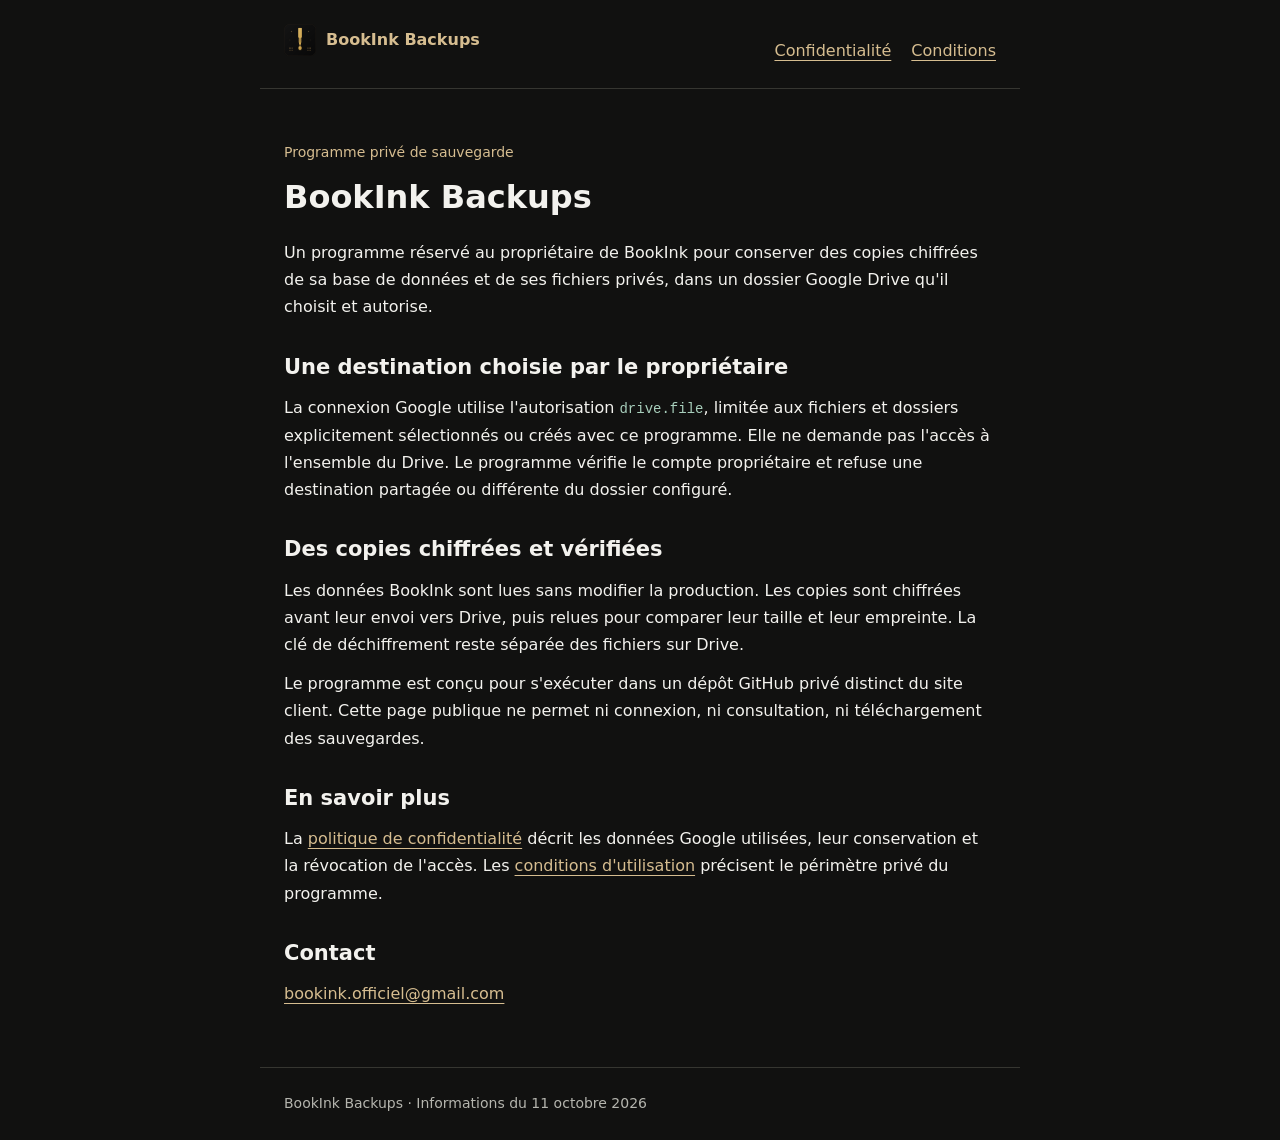
<file: index.html>
<!doctype html>
<html lang="fr">
<head>
  <meta charset="utf-8">
  <meta name="viewport" content="width=device-width, initial-scale=1">
  <meta name="referrer" content="no-referrer">
  <title>BookInk Backups</title>
  <link rel="stylesheet" href="style.css">
</head>
<body>
  <header><a href="index.html"><img src="logo.png" width="32" height="32" alt="">BookInk Backups</a><nav aria-label="Informations"><a href="privacy.html">Confidentialit&eacute;</a><a href="terms.html">Conditions</a></nav></header>
  <main>
    <p class="label">Programme priv&eacute; de sauvegarde</p>
    <h1>BookInk Backups</h1>
    <p>Un programme r&eacute;serv&eacute; au propri&eacute;taire de BookInk pour conserver des copies chiffr&eacute;es de sa base de donn&eacute;es et de ses fichiers priv&eacute;s, dans un dossier Google Drive qu'il choisit et autorise.</p>
    <h2>Une destination choisie par le propri&eacute;taire</h2>
    <p>La connexion Google utilise l'autorisation <code>drive.file</code>, limit&eacute;e aux fichiers et dossiers explicitement s&eacute;lectionn&eacute;s ou cr&eacute;&eacute;s avec ce programme. Elle ne demande pas l'acc&egrave;s &agrave; l'ensemble du Drive. Le programme v&eacute;rifie le compte propri&eacute;taire et refuse une destination partag&eacute;e ou diff&eacute;rente du dossier configur&eacute;.</p>
    <h2>Des copies chiffr&eacute;es et v&eacute;rifi&eacute;es</h2>
    <p>Les donn&eacute;es BookInk sont lues sans modifier la production. Les copies sont chiffr&eacute;es avant leur envoi vers Drive, puis relues pour comparer leur taille et leur empreinte. La cl&eacute; de d&eacute;chiffrement reste s&eacute;par&eacute;e des fichiers sur Drive.</p>
    <p>Le programme est con&ccedil;u pour s'ex&eacute;cuter dans un d&eacute;p&ocirc;t GitHub priv&eacute; distinct du site client. Cette page publique ne permet ni connexion, ni consultation, ni t&eacute;l&eacute;chargement des sauvegardes.</p>
    <h2>En savoir plus</h2>
    <p>La <a href="privacy.html">politique de confidentialit&eacute;</a> d&eacute;crit les donn&eacute;es Google utilis&eacute;es, leur conservation et la r&eacute;vocation de l'acc&egrave;s. Les <a href="terms.html">conditions d'utilisation</a> pr&eacute;cisent le p&eacute;rim&egrave;tre priv&eacute; du programme.</p>
    <h2>Contact</h2>
    <p><a href="mailto:bookink.officiel@gmail.com">bookink.officiel@gmail.com</a></p>
  </main>
  <footer>BookInk Backups &middot; Informations du 11 octobre 2026</footer>
</body>
</html>
</file>
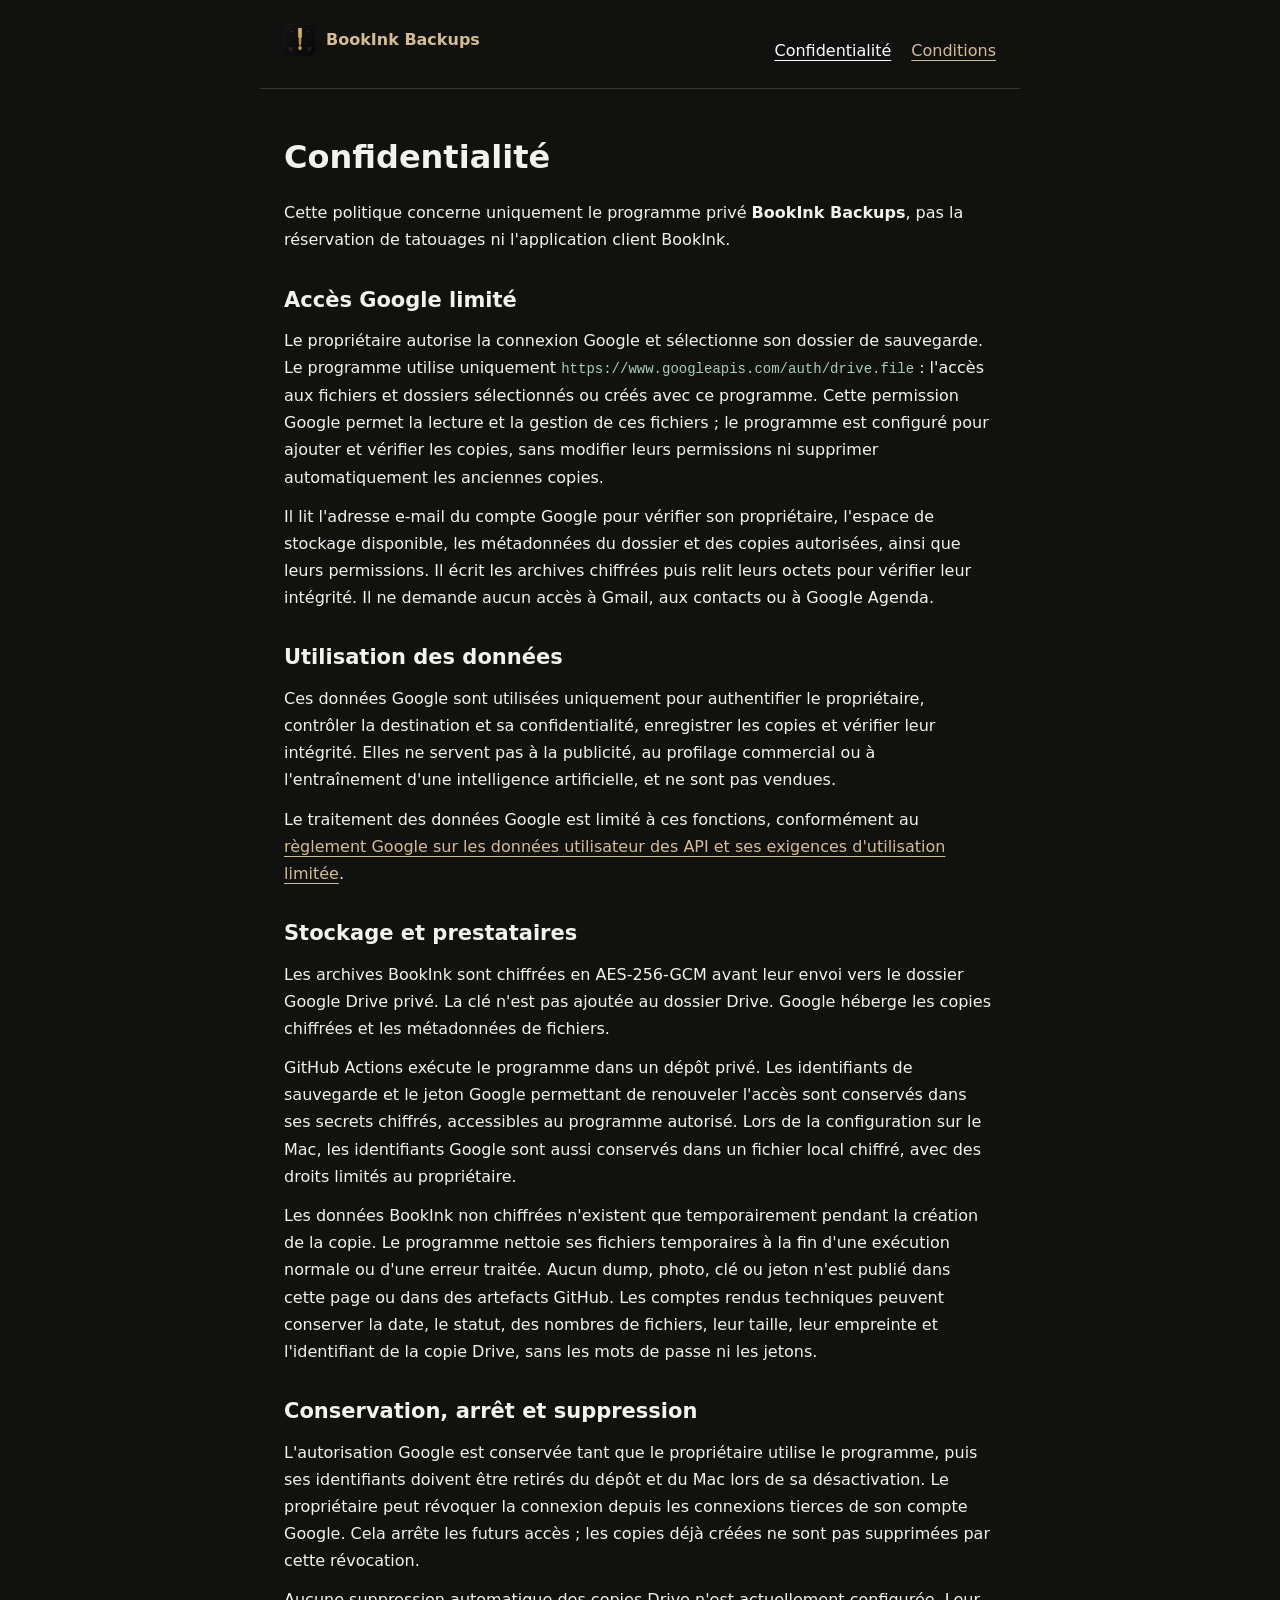
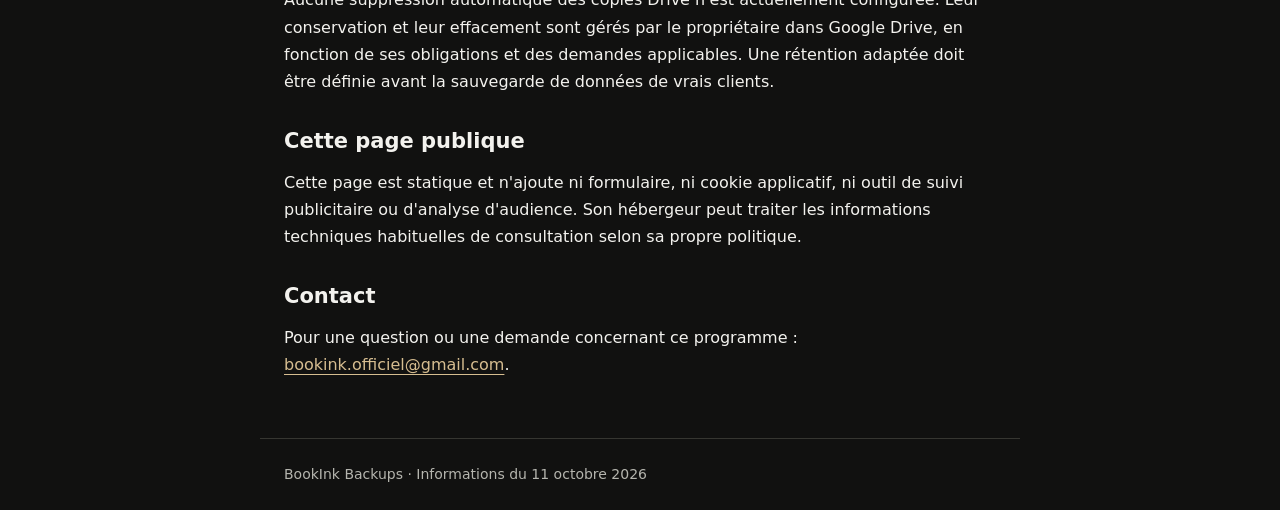
<file: privacy.html>
<!doctype html>
<html lang="fr">
<head>
  <meta charset="utf-8">
  <meta name="viewport" content="width=device-width, initial-scale=1">
  <meta name="referrer" content="no-referrer">
  <title>Confidentialit&eacute; | BookInk Backups</title>
  <link rel="stylesheet" href="style.css">
</head>
<body>
  <header><a href="index.html"><img src="logo.png" width="32" height="32" alt="">BookInk Backups</a><nav aria-label="Informations"><a href="privacy.html" aria-current="page">Confidentialit&eacute;</a><a href="terms.html">Conditions</a></nav></header>
  <main>
    <h1>Confidentialit&eacute;</h1>
    <p>Cette politique concerne uniquement le programme priv&eacute; <strong>BookInk Backups</strong>, pas la r&eacute;servation de tatouages ni l'application client BookInk.</p>
    <h2>Acc&egrave;s Google limit&eacute;</h2>
    <p>Le propri&eacute;taire autorise la connexion Google et s&eacute;lectionne son dossier de sauvegarde. Le programme utilise uniquement <code>https://www.googleapis.com/auth/drive.file</code> : l'acc&egrave;s aux fichiers et dossiers s&eacute;lectionn&eacute;s ou cr&eacute;&eacute;s avec ce programme. Cette permission Google permet la lecture et la gestion de ces fichiers ; le programme est configur&eacute; pour ajouter et v&eacute;rifier les copies, sans modifier leurs permissions ni supprimer automatiquement les anciennes copies.</p>
    <p>Il lit l'adresse e-mail du compte Google pour v&eacute;rifier son propri&eacute;taire, l'espace de stockage disponible, les m&eacute;tadonn&eacute;es du dossier et des copies autoris&eacute;es, ainsi que leurs permissions. Il &eacute;crit les archives chiffr&eacute;es puis relit leurs octets pour v&eacute;rifier leur int&eacute;grit&eacute;. Il ne demande aucun acc&egrave;s &agrave; Gmail, aux contacts ou &agrave; Google Agenda.</p>
    <h2>Utilisation des donn&eacute;es</h2>
    <p>Ces donn&eacute;es Google sont utilis&eacute;es uniquement pour authentifier le propri&eacute;taire, contr&ocirc;ler la destination et sa confidentialit&eacute;, enregistrer les copies et v&eacute;rifier leur int&eacute;grit&eacute;. Elles ne servent pas &agrave; la publicit&eacute;, au profilage commercial ou &agrave; l'entra&icirc;nement d'une intelligence artificielle, et ne sont pas vendues.</p>
    <p>Le traitement des donn&eacute;es Google est limit&eacute; &agrave; ces fonctions, conform&eacute;ment au <a href="https://developers.google.com/terms/api-services-user-data-policy">r&egrave;glement Google sur les donn&eacute;es utilisateur des API et ses exigences d'utilisation limit&eacute;e</a>.</p>
    <h2>Stockage et prestataires</h2>
    <p>Les archives BookInk sont chiffr&eacute;es en AES-256-GCM avant leur envoi vers le dossier Google Drive priv&eacute;. La cl&eacute; n'est pas ajout&eacute;e au dossier Drive. Google h&eacute;berge les copies chiffr&eacute;es et les m&eacute;tadonn&eacute;es de fichiers.</p>
    <p>GitHub Actions ex&eacute;cute le programme dans un d&eacute;p&ocirc;t priv&eacute;. Les identifiants de sauvegarde et le jeton Google permettant de renouveler l'acc&egrave;s sont conserv&eacute;s dans ses secrets chiffr&eacute;s, accessibles au programme autoris&eacute;. Lors de la configuration sur le Mac, les identifiants Google sont aussi conserv&eacute;s dans un fichier local chiffr&eacute;, avec des droits limit&eacute;s au propri&eacute;taire.</p>
    <p>Les donn&eacute;es BookInk non chiffr&eacute;es n'existent que temporairement pendant la cr&eacute;ation de la copie. Le programme nettoie ses fichiers temporaires &agrave; la fin d'une ex&eacute;cution normale ou d'une erreur trait&eacute;e. Aucun dump, photo, cl&eacute; ou jeton n'est publi&eacute; dans cette page ou dans des artefacts GitHub. Les comptes rendus techniques peuvent conserver la date, le statut, des nombres de fichiers, leur taille, leur empreinte et l'identifiant de la copie Drive, sans les mots de passe ni les jetons.</p>
    <h2>Conservation, arr&ecirc;t et suppression</h2>
    <p>L'autorisation Google est conserv&eacute;e tant que le propri&eacute;taire utilise le programme, puis ses identifiants doivent &ecirc;tre retir&eacute;s du d&eacute;p&ocirc;t et du Mac lors de sa d&eacute;sactivation. Le propri&eacute;taire peut r&eacute;voquer la connexion depuis les connexions tierces de son compte Google. Cela arr&ecirc;te les futurs acc&egrave;s ; les copies d&eacute;j&agrave; cr&eacute;&eacute;es ne sont pas supprim&eacute;es par cette r&eacute;vocation.</p>
    <p>Aucune suppression automatique des copies Drive n'est actuellement configur&eacute;e. Leur conservation et leur effacement sont g&eacute;r&eacute;s par le propri&eacute;taire dans Google Drive, en fonction de ses obligations et des demandes applicables. Une r&eacute;tention adapt&eacute;e doit &ecirc;tre d&eacute;finie avant la sauvegarde de donn&eacute;es de vrais clients.</p>
    <h2>Cette page publique</h2>
    <p>Cette page est statique et n'ajoute ni formulaire, ni cookie applicatif, ni outil de suivi publicitaire ou d'analyse d'audience. Son h&eacute;bergeur peut traiter les informations techniques habituelles de consultation selon sa propre politique.</p>
    <h2>Contact</h2>
    <p>Pour une question ou une demande concernant ce programme : <a href="mailto:bookink.officiel@gmail.com">bookink.officiel@gmail.com</a>.</p>
  </main>
  <footer>BookInk Backups &middot; Informations du 11 octobre 2026</footer>
</body>
</html>
</file>
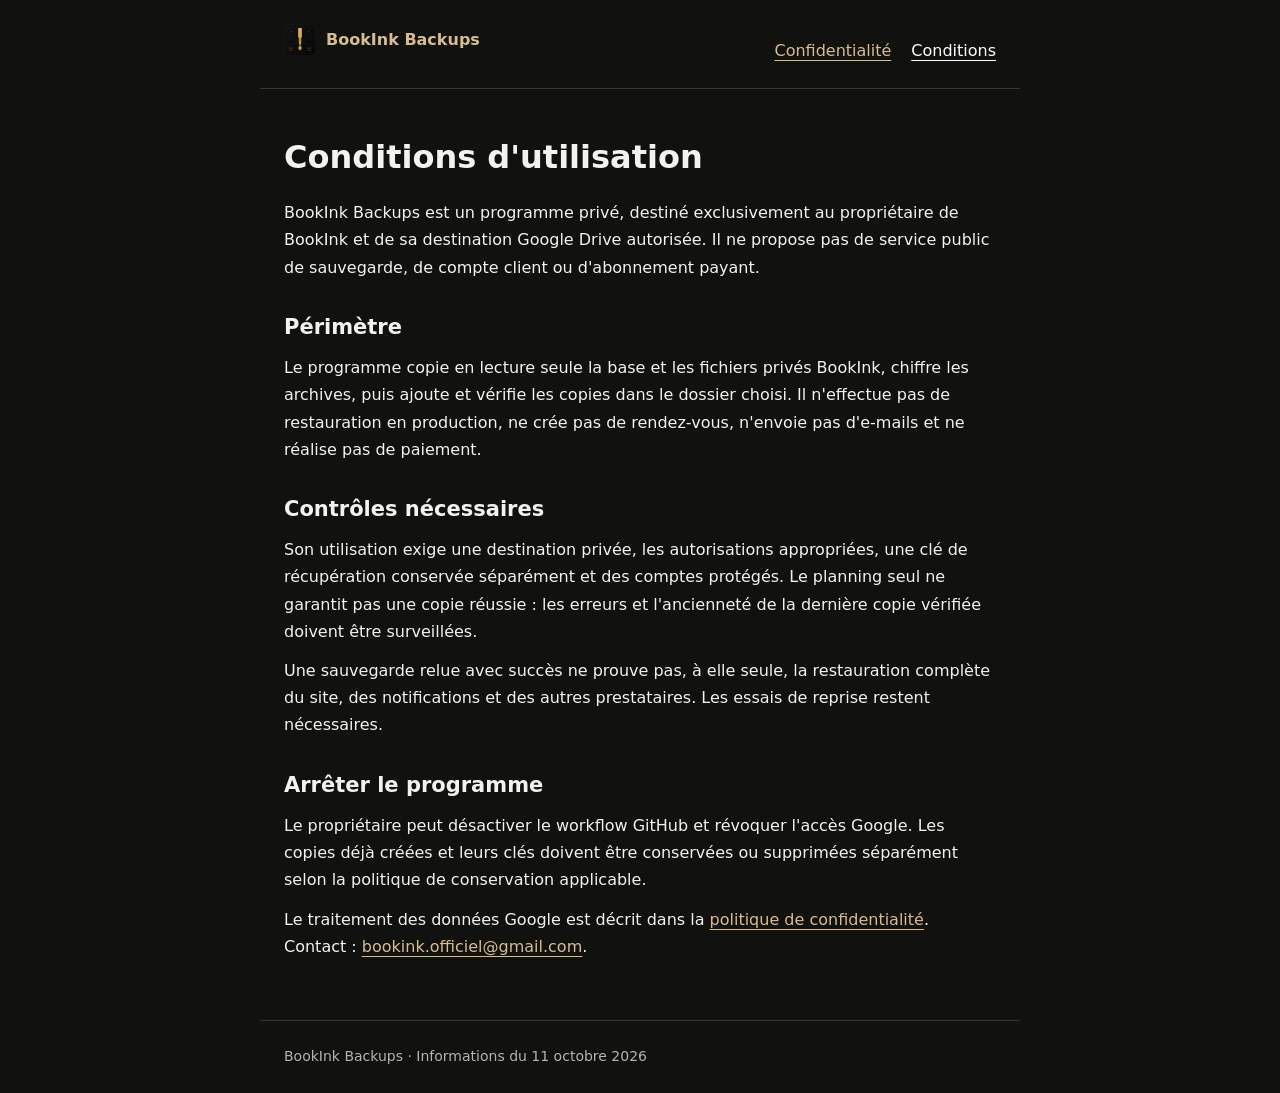
<file: terms.html>
<!doctype html>
<html lang="fr">
<head>
  <meta charset="utf-8">
  <meta name="viewport" content="width=device-width, initial-scale=1">
  <meta name="referrer" content="no-referrer">
  <title>Conditions | BookInk Backups</title>
  <link rel="stylesheet" href="style.css">
</head>
<body>
  <header><a href="index.html"><img src="logo.png" width="32" height="32" alt="">BookInk Backups</a><nav aria-label="Informations"><a href="privacy.html">Confidentialit&eacute;</a><a href="terms.html" aria-current="page">Conditions</a></nav></header>
  <main>
    <h1>Conditions d'utilisation</h1>
    <p>BookInk Backups est un programme priv&eacute;, destin&eacute; exclusivement au propri&eacute;taire de BookInk et de sa destination Google Drive autoris&eacute;e. Il ne propose pas de service public de sauvegarde, de compte client ou d'abonnement payant.</p>
    <h2>P&eacute;rim&egrave;tre</h2>
    <p>Le programme copie en lecture seule la base et les fichiers priv&eacute;s BookInk, chiffre les archives, puis ajoute et v&eacute;rifie les copies dans le dossier choisi. Il n'effectue pas de restauration en production, ne cr&eacute;e pas de rendez-vous, n'envoie pas d'e-mails et ne r&eacute;alise pas de paiement.</p>
    <h2>Contr&ocirc;les n&eacute;cessaires</h2>
    <p>Son utilisation exige une destination priv&eacute;e, les autorisations appropri&eacute;es, une cl&eacute; de r&eacute;cup&eacute;ration conserv&eacute;e s&eacute;par&eacute;ment et des comptes prot&eacute;g&eacute;s. Le planning seul ne garantit pas une copie r&eacute;ussie : les erreurs et l'anciennet&eacute; de la derni&egrave;re copie v&eacute;rifi&eacute;e doivent &ecirc;tre surveill&eacute;es.</p>
    <p>Une sauvegarde relue avec succ&egrave;s ne prouve pas, &agrave; elle seule, la restauration compl&egrave;te du site, des notifications et des autres prestataires. Les essais de reprise restent n&eacute;cessaires.</p>
    <h2>Arr&ecirc;ter le programme</h2>
    <p>Le propri&eacute;taire peut d&eacute;sactiver le workflow GitHub et r&eacute;voquer l'acc&egrave;s Google. Les copies d&eacute;j&agrave; cr&eacute;&eacute;es et leurs cl&eacute;s doivent &ecirc;tre conserv&eacute;es ou supprim&eacute;es s&eacute;par&eacute;ment selon la politique de conservation applicable.</p>
    <p>Le traitement des donn&eacute;es Google est d&eacute;crit dans la <a href="privacy.html">politique de confidentialit&eacute;</a>. Contact : <a href="mailto:bookink.officiel@gmail.com">bookink.officiel@gmail.com</a>.</p>
  </main>
  <footer>BookInk Backups &middot; Informations du 11 octobre 2026</footer>
</body>
</html>
</file>
<file: style.css>
:root { color-scheme: dark; font-family: system-ui, sans-serif; color: #f3f2ee; background: #111110; }
* { box-sizing: border-box; }
body { margin: 0; line-height: 1.7; font-size: 16px; }
header, main, footer { width: min(760px, 100%); margin: 0 auto; padding: 24px; }
header { display: flex; justify-content: space-between; align-items: baseline; gap: 20px; flex-wrap: wrap; border-bottom: 1px solid #363631; }
header > a { display: inline-flex; align-items: center; gap: 10px; font-weight: 700; text-decoration: none; }
header img { flex: 0 0 32px; }
nav { display: flex; flex-wrap: wrap; gap: 20px; }
main { padding-top: 40px; padding-bottom: 48px; }
a { color: #d6bd90; text-underline-offset: 4px; overflow-wrap: anywhere; }
a:hover { color: #ffffff; }
a:focus-visible { outline: 2px solid #8dbcb1; outline-offset: 5px; }
[aria-current="page"] { color: #ffffff; }
h1 { margin: 8px 0 22px; font-size: 32px; line-height: 1.25; overflow-wrap: anywhere; }
h2 { margin: 32px 0 12px; font-size: 21px; line-height: 1.4; }
p { margin: 12px 0; }
code { color: #a8cfbc; overflow-wrap: anywhere; font-size: 14px; }
.label { color: #d6bd90; font-size: 14px; }
footer { border-top: 1px solid #363631; color: #b5b5ae; font-size: 14px; }
@media (max-width: 480px) { header, main, footer { padding-left: 20px; padding-right: 20px; } }
</file>
